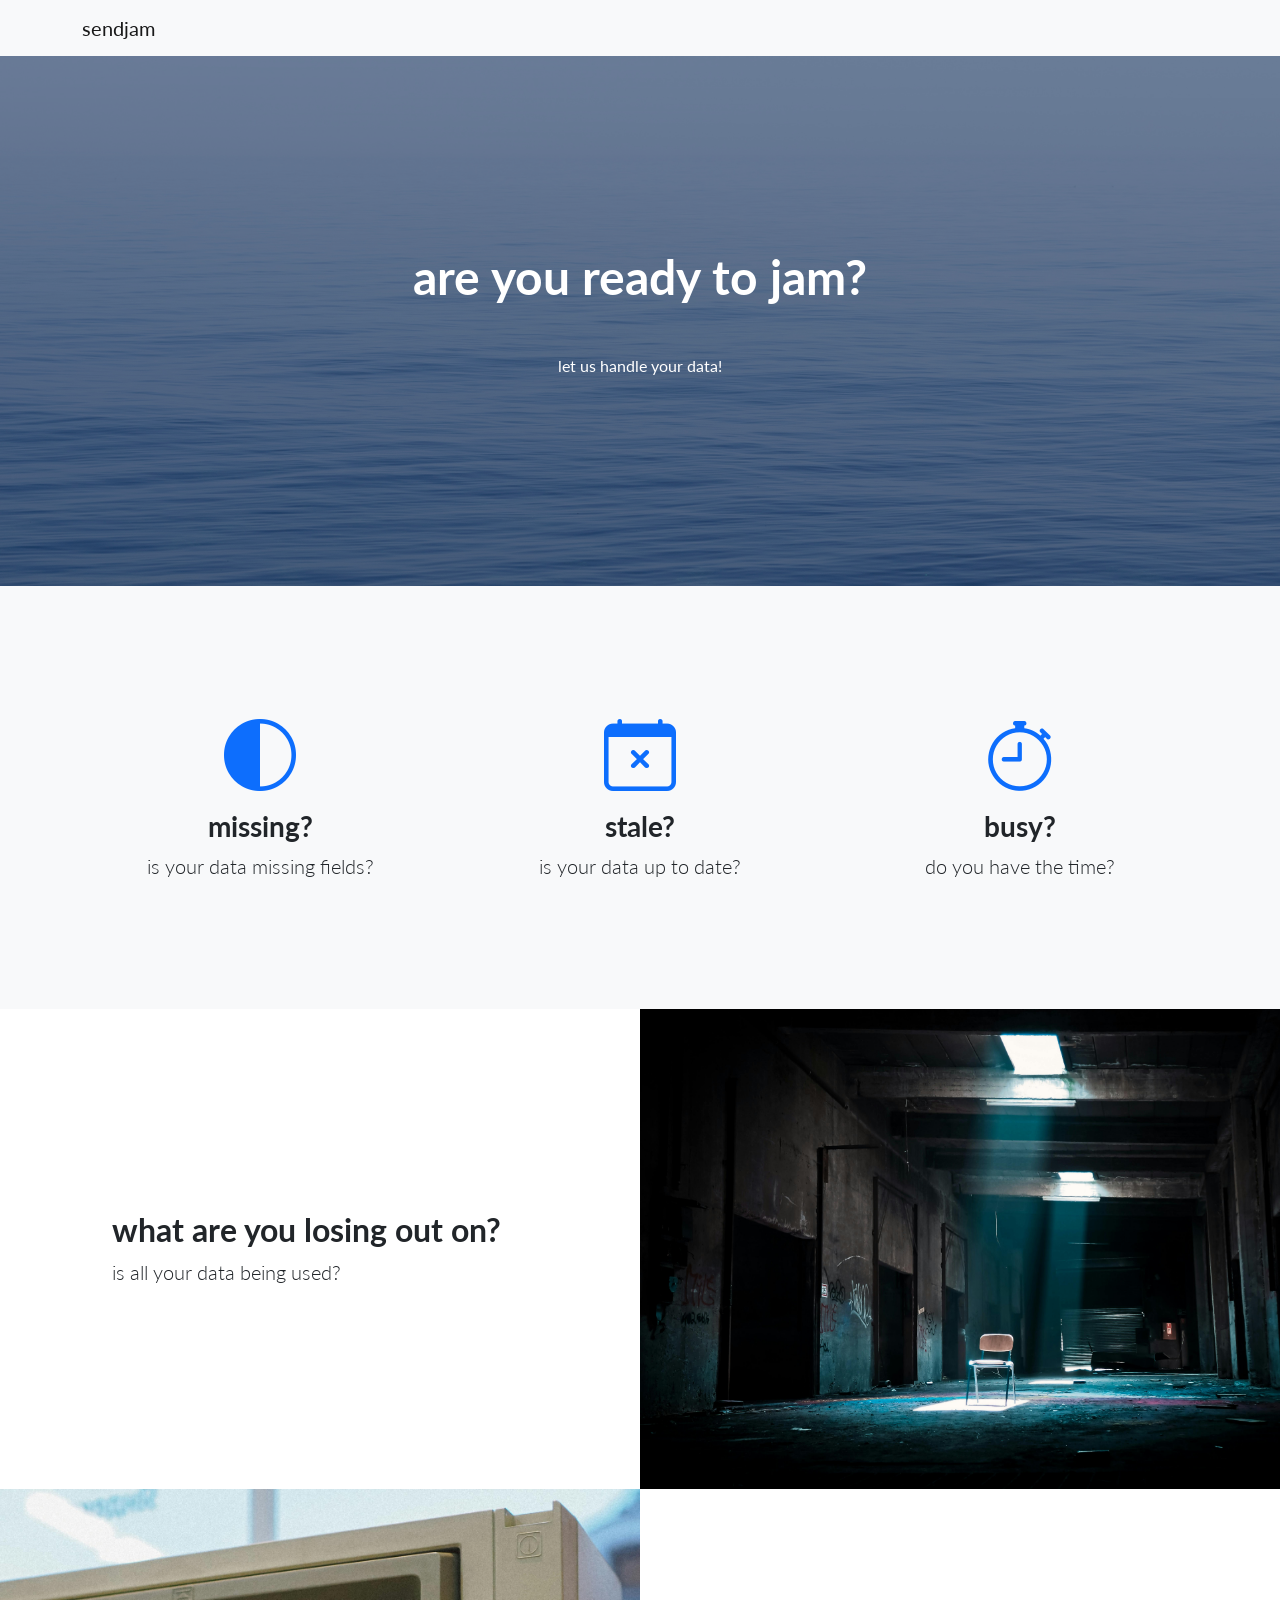
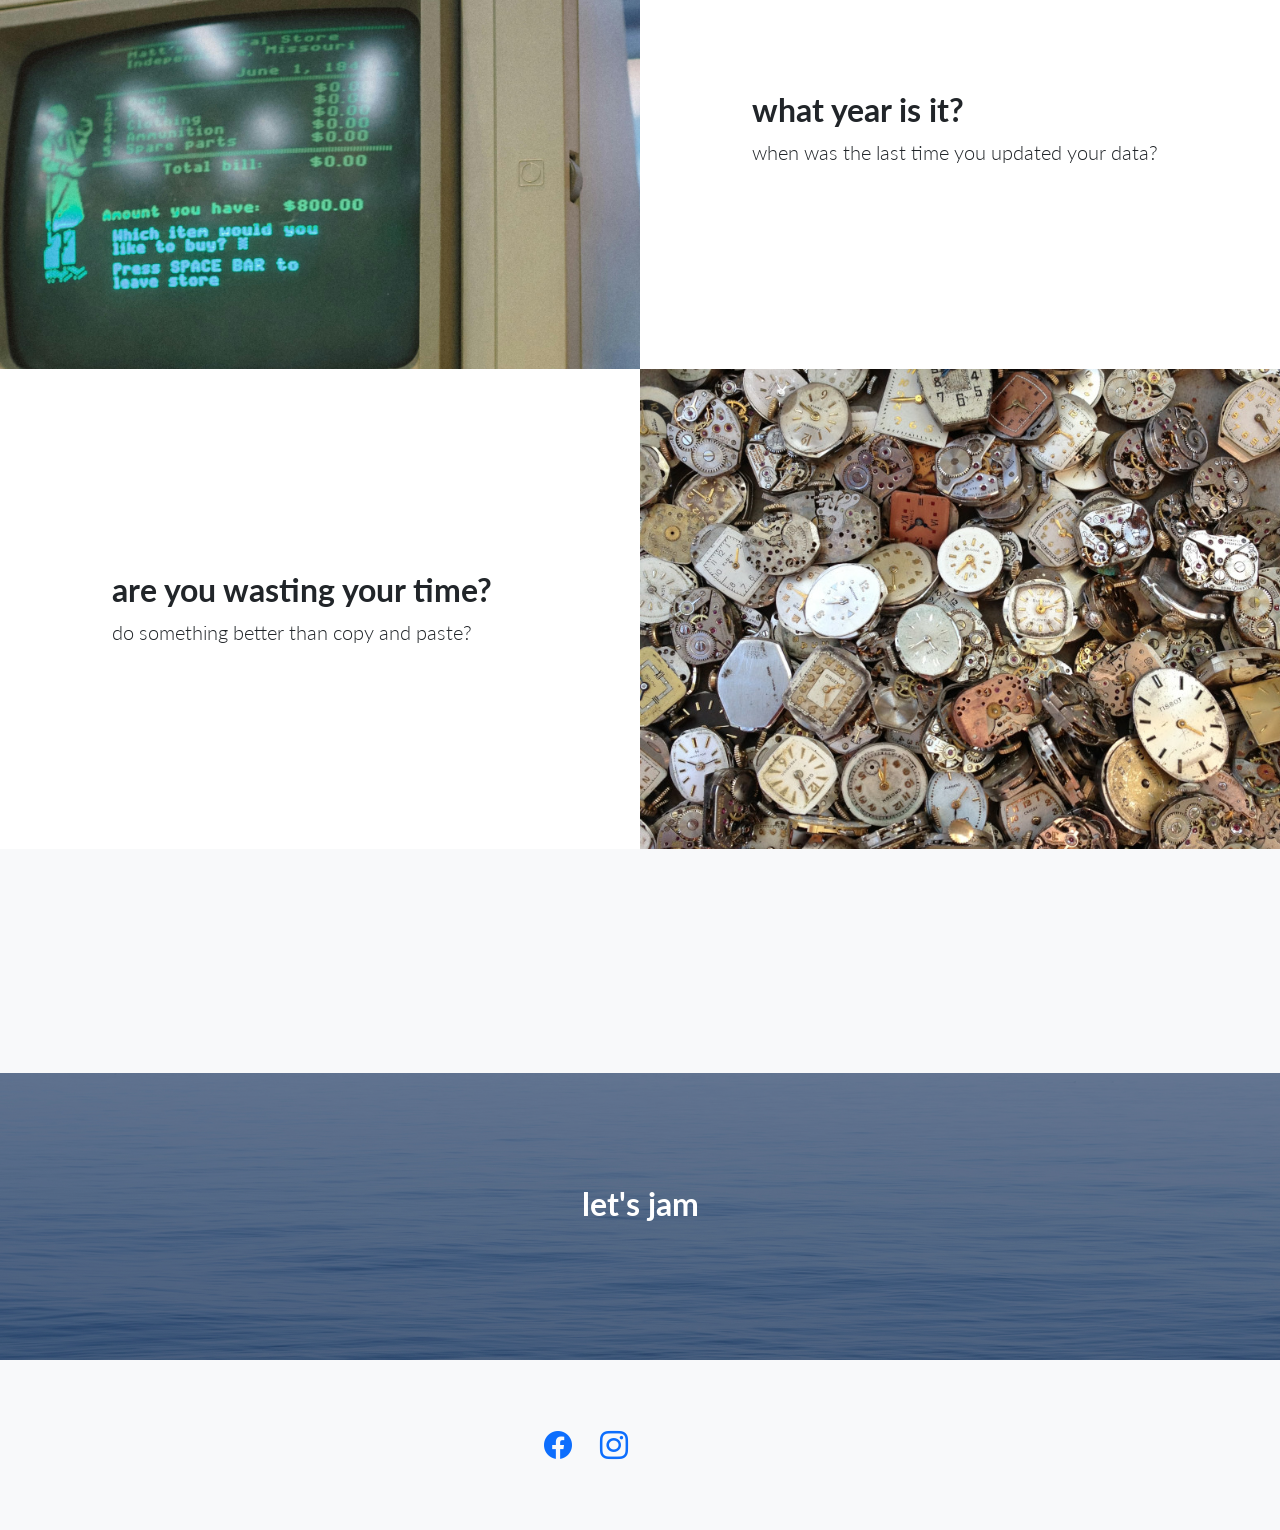
<file: index.html>
<!DOCTYPE html>
<html lang="en">
<head>
  <meta charset="utf-8" />
  <meta name="viewport" content="width=device-width, initial-scale=1, shrink-to-fit=no" />
  <meta name="description" content="" />
  <meta name="author" content="" />
  <title>sendjam llc - data data data</title>
  <!-- Favicon-->
  <link rel="icon" type="image/x-icon" href="assets/favicon.ico" />
  <!-- Bootstrap icons-->
  <link rel="stylesheet" href="https://cdn.jsdelivr.net/npm/bootstrap-icons@1.10.5/font/bootstrap-icons.css">
  <!-- Google fonts-->
  <link href="https://fonts.googleapis.com/css?family=Lato:300,400,700,300italic,400italic,700italic" rel="stylesheet" type="text/css" />

  <!--<link rel="preconnect" href="https://fonts.googleapis.com">
  <link rel="preconnect" href="https://fonts.gstatic.com" crossorigin>
  <link href="https://fonts.googleapis.com/css2?family=Montserrat:ital,wght@0,400;0,700;1,400;1,700&display=swap" rel="stylesheet">-->

  <!-- Core theme CSS (includes Bootstrap)-->
  <link href="css/styles.css" rel="stylesheet" />
</head>
<body>
  <!-- Navigation-->
  <nav class="navbar navbar-light bg-light static-top">
    <div class="container">
      <a class="navbar-brand" href="#!">sendjam</a>
      <!--<a class="btn btn-primary" href="#signup">Sign Up</a>-->
    </div>
  </nav>
  <!-- Masthead-->
  <header class="masthead">
    <div class="container position-relative">
      <div class="row justify-content-center">
        <div class="col-xl-6">
          <div class="text-center text-white">
            <!-- Page heading-->
            <h1 class="mb-5">are you ready to jam?</h1>
            <p>let us handle your data!</p>
          </div>
        </div>
      </div>
    </div>
  </header>
  <!-- Icons Grid-->
  <section class="features-icons bg-light text-center">
    <div class="container">
      <div class="row">
        <div class="col-lg-4">
          <div class="features-icons-item mx-auto mb-5 mb-lg-0 mb-lg-3">
            <div class="features-icons-icon d-flex"><i class="bi-circle-half m-auto text-primary"></i></div>
            <h3>missing?</h3>
            <p class="lead mb-0">is your data missing fields?</p>
          </div>
        </div>
        <div class="col-lg-4">
          <div class="features-icons-item mx-auto mb-5 mb-lg-0 mb-lg-3">
            <div class="features-icons-icon d-flex"><i class="bi-calendar-x m-auto text-primary"></i></div>
            <h3>stale?</h3>
            <p class="lead mb-0">is your data up to date?</p>
          </div>
        </div>
        <div class="col-lg-4">
          <div class="features-icons-item mx-auto mb-0 mb-lg-3">
            <div class="features-icons-icon d-flex"><i class="bi-stopwatch m-auto text-primary"></i></div>
            <h3>busy?</h3>
            <p class="lead mb-0">do you have the time?</p>
          </div>
        </div>
      </div>
    </div>
  </section>
  <!-- Image Showcases-->
  <section class="showcase">
    <div class="container-fluid p-0">
      <div class="row g-0">
        <div class="col-lg-6 order-lg-2 text-white showcase-img" style="background-image: url('assets/img/bg-showcase-1.jpg')"></div>
        <div class="col-lg-6 order-lg-1 my-auto showcase-text">
          <h2>what are you losing out on?</h2>
          <p class="lead mb-0">is all your data being used?</p>
        </div>
      </div>
      <div class="row g-0">
        <div class="col-lg-6 text-white showcase-img" style="background-image: url('assets/img/bg-showcase-2.jpg')"></div>
        <div class="col-lg-6 my-auto showcase-text">
          <h2>what year is it?</h2>
          <p class="lead mb-0">when was the last time you updated your data?</p>
        </div>
      </div>
      <div class="row g-0">
        <div class="col-lg-6 order-lg-2 text-white showcase-img" style="background-image: url('assets/img/bg-showcase-3.jpg')"></div>
        <div class="col-lg-6 order-lg-1 my-auto showcase-text">
          <h2>are you wasting your time?</h2>
          <p class="lead mb-0">do something better than copy and paste?</p>
        </div>
      </div>
    </div>
  </section>
  <!-- Testimonials-->
  <section class="testimonials text-center bg-light">
    <div class="container">
      <!--<h2 class="mb-5">What people are saying...</h2>
      <div class="row">
        <div class="col-lg-4">
          <div class="testimonial-item mx-auto mb-5 mb-lg-0">
            <img class="img-fluid rounded-circle mb-3" src="assets/img/testimonials-1.jpg" alt="..." />
            <h5>Margaret E.</h5>
            <p class="font-weight-light mb-0">"This is fantastic! Thanks so much guys!"</p>
          </div>
        </div>
        <div class="col-lg-4">
          <div class="testimonial-item mx-auto mb-5 mb-lg-0">
            <img class="img-fluid rounded-circle mb-3" src="assets/img/testimonials-2.jpg" alt="..." />
            <h5>Fred S.</h5>
            <p class="font-weight-light mb-0">"Bootstrap is amazing. I've been using it to create lots of super nice landing pages."</p>
          </div>
        </div>
        <div class="col-lg-4">
          <div class="testimonial-item mx-auto mb-5 mb-lg-0">
            <img class="img-fluid rounded-circle mb-3" src="assets/img/testimonials-3.jpg" alt="..." />
            <h5>Sarah W.</h5>
            <p class="font-weight-light mb-0">"Thanks so much for making these free resources available to us!"</p>
          </div>
        </div>
      </div>-->
    </div>
  </section>
  <!-- Call to Action-->
  <section class="call-to-action text-white text-center" id="signup">
    <div class="container position-relative">
      <div class="row justify-content-center">
        <div class="col-xl-6">
          <h2 class="mb-4">let's jam</h2>          
        </div>
      </div>
    </div>
  </section>
  <!-- Footer-->
  <footer class="footer bg-light">
    <div class="container">
      <div class="row">
        <div class="col-lg-6 h-100 text-center text-lg-end my-auto">
          <ul class="list-inline mb-0">
            <li class="list-inline-item me-4">
              <a href="https://www.facebook.com/sendjamllc"><i class="bi-facebook fs-3"></i></a>
            </li>
            <li class="list-inline-item">
              <a href="https://www.instagram.com/sendjam/"><i class="bi-instagram fs-3"></i></a>
            </li>
          </ul>
        </div>
      </div>
    </div>
  </footer>
  <!-- Bootstrap core JS-->
  <script src="https://cdn.jsdelivr.net/npm/bootstrap@5.2.3/dist/js/bootstrap.bundle.min.js"></script>
  <!-- Core theme JS-->
  <script src="js/scripts.js"></script>  
  <script type="text/javascript" id="hs-script-loader" async defer src="//js.hs-scripts.com/39735169.js"></script>
</body>
</html>
</file>
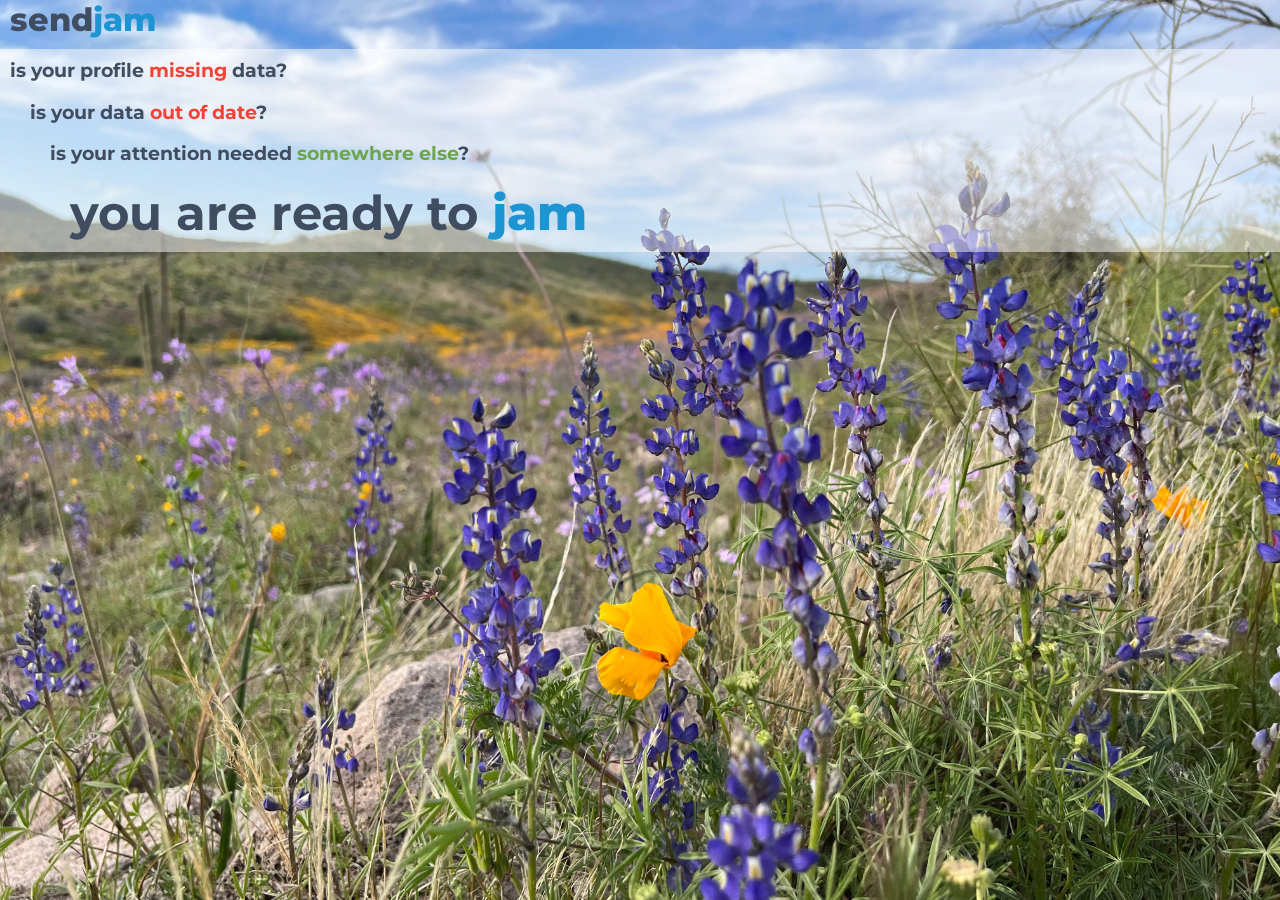
<file: z.html>
﻿<!DOCTYPE html>
<html>
<head>
  <title>sendjam</title>
  <link rel="preconnect" href="https://fonts.googleapis.com">
  <link rel="preconnect" href="https://fonts.gstatic.com" crossorigin>
  <link href="https://fonts.googleapis.com/css2?family=Montserrat:ital,wght@0,400;0,700;1,400;1,700&display=swap" rel="stylesheet">
  <link rel="stylesheet" href="site.css">
</head>
<body>
  <h1 class="logo"><span class="logo-1" title="send">send</span><span class="logo-2" title="jam">jam</span></h1>
  <div class="call-to-action">
    <h3 class="action-1">is your profile <span class="danger">missing</span> data?</h3>
    <h3 class="action-2">is your data <span class="danger">out of date</span>?</h3>
    <h3 class="action-3">is your attention needed <span class="success">somewhere else</span>?</h3>
    <h3 class="really-big-jam action-4">you are ready to <span class="logo-2" title="jam">jam</span></h3>
  </div>
  <script type="text/javascript" id="hs-script-loader" async defer src="//js.hs-scripts.com/39735169.js"></script>
</body>
</html>
</file>
<file: site.css>
:root {
  --sendjam_light: #EFF2F3;
  --sendjam_dark: #404C5F;
  --sendjam_primary: #1e95d3;
  --sendjam_secondary: #a8afb7;
  --sendjam_info: #83dbfb;
  --sendjam_success: #6ea44e;
  --sendjam_warning: #eb9416;
  --sendjam_danger: #f44336;
}

body {
  background-color: var(--sendjam_light);
  background-image: url("background.jpg");
  background-repeat: no-repeat;
  font-family: 'Montserrat', sans-serif;
  width: 100vw;
  height: 100vh;
  background-size: cover;
  background-position: top, center;
  overflow: hidden;
  margin: 0px;
}

.logo-1 {
  font-weight: 800;
  color: var(--sendjam_dark);
  vertical-align: bottom;
}

.logo-2 {
  font-weight: 800;
  color: var(--sendjam_primary);
  vertical-align: bottom;
}

.more-info {
  text-decoration: none;
}

.call-to-action {
  color: var(--sendjam_dark);
  background-color: rgba(255,255,255,0.5);
  padding: 10px;
}

.logo {
  margin-top: 0px;
  margin-block-end: 10px;
  margin-left: 10px;
}

.action-1 {
  margin-top: 0px;
}

.action-2 {
  margin-left: 20px;
}

.action-3 {
  margin-left: 40px;
}

.action-4 {
  margin-left: 60px;
  padding-right: 20px;
  margin-bottom: 0px;
}

.really-big-jam {
  margin-top: 0px;
  font-size: 48px;
}

.danger {
  color: var(--sendjam_danger);
}

.success {
  color: var(--sendjam_success);
}
</file>
